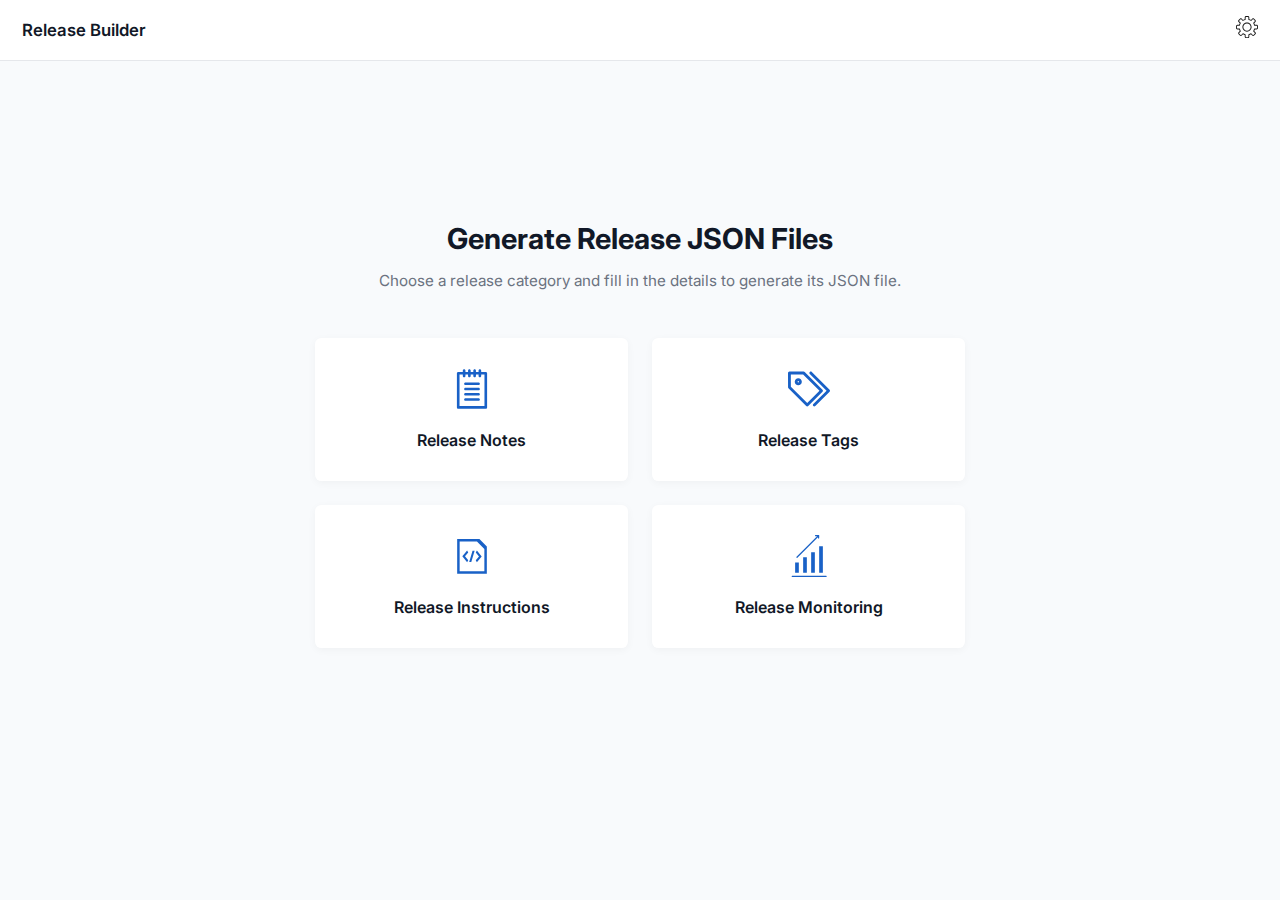
<file: index.html>
<!DOCTYPE html>
<html lang="en">
<head>
<meta charset="UTF-8">
<meta name="viewport" content="width=device-width, initial-scale=1.0">
<title>Release Builder</title>

<!-- Google Font -->
<link href="https://fonts.googleapis.com/css2?family=Inter:wght@300;400;500;600&display=swap" rel="stylesheet">

<style>
/* -----------------------------------------------------------
   THEME VARIABLES
----------------------------------------------------------- */
:root {
    --primary: #3b82f6;
    --primary-hover: #2563eb;

    --bg: #f8fafc;
    --card-bg: #ffffff;

    --text: #111827;
    --text-light: #6b7280;

    --border: #e5e7eb;
}

/* -----------------------------------------------------------
   GLOBAL
----------------------------------------------------------- */
body {
    margin: 0;
    font-family: "Inter", sans-serif;
    background: var(--bg);
    color: var(--text);
}

h1, p {
    margin: 15px;
}

/* -----------------------------------------------------------
   TOP NAVBAR (Matches your screenshot exactly)
----------------------------------------------------------- */
.navbar {
    width: 100%;
    height: 60px;
    background: white;
    border-bottom: 1px solid var(--border);
    display: flex;
    align-items: center;
    justify-content: center;
    position: sticky;
    top: 0;
    z-index: 20;
}


.nav-icon-left,
.nav-icon-right {
    position: absolute;
    top: 50%;
    transform: translateY(-50%);
    cursor: pointer;
    padding: 0.4rem;
    font-size: 1.05rem;
    font-weight: 600;
}

.nav-icon-left {
    left: 16px;
}

.nav-icon-right {
    right: 16px;
    font-size: 1.2rem;
}

.nav-icon-right img {
    width: 22px;
    opacity: 0.9;
}

/* -----------------------------------------------------------
   MAIN SECTION
----------------------------------------------------------- */
.main-container {
    max-width: 650px;
    margin: 10rem auto;
    text-align: center;
    padding: 0 1rem;
}

.title {
    font-size: 1.8rem;
    font-weight: 700;
    margin-bottom: 0.6rem;
}

.subtitle {
    color: var(--text-light);
    font-size: 0.95rem;
    margin-bottom: 3rem;
}

/* -----------------------------------------------------------
   CARD GRID (2×2, centered)
----------------------------------------------------------- */
.card-grid {
    display: grid;
    grid-template-columns: repeat(auto-fit, minmax(250px, 1fr));
    justify-content: center;
    gap: 1.5rem;
}

/* -----------------------------------------------------------
   CATEGORY CARD
----------------------------------------------------------- */
.category-card {
    background: var(--card-bg);
    padding: 1.9rem 1.7rem;
    border-radius: 0.4rem;
    /* border: 1px solid var(--border); */
    box-shadow: 0px 2px 8px rgba(0,0,0,0.04);
    cursor: pointer;
    transition: 0.2s ease;
    text-align: center;
}

.category-card:hover {
    border-color: var(--primary);
    box-shadow: 0px 6px 18px rgba(0,0,0,0.08);
    transform: translateY(-4px);
}

/* SVG Icons */
.card-icon img {
    width: 42px;
    height: 42px;
    margin-bottom: 1rem;
    opacity: 0.9;
}

.card-title {
    font-size: 1rem;
    font-weight: 600;
}

/* -----------------------------------------------------------
   SIMPLE ICONS (emoji-based, clean like screenshot)
----------------------------------------------------------- */
.icon-note { content: "📄"; }
.icon-tag { content: "🏷️"; }
.icon-steps { content: "🧭"; }
.icon-monitor { content: "📊"; }

</style>
</head>

<body>

<!-- -----------------------------------------------------------
     NAVIGATION BAR
----------------------------------------------------------- -->
<div class="navbar">
    <div class="nav-icon-left" id="menuBtn">
        Release Builder

    </div>

    

    <div class="nav-icon-right" id="settingsBtn">
        <img src="assets/settings.svg" alt="Settings">
    </div>
</div>

<!-- -----------------------------------------------------------
     MAIN
----------------------------------------------------------- -->
<div class="main-container">

    <h1 class="title">Generate Release JSON Files</h1>
    <p class="subtitle">Choose a release category and fill in the details to generate its JSON file.</p>

    <!-- CATEGORY CARDS -->
    <div class="card-grid">

        <div class="category-card" data-link="release-notes.html">
            <div class="card-icon">
                <img src="assets/notes.svg" alt="notes">
            </div>
            <div class="card-title">Release Notes</div>
        </div>

        <div class="category-card" data-link="release-tags.html">
            <div class="card-icon">
                <img src="assets/tags.svg" alt="tags">
            </div>
            <div class="card-title">Release Tags</div>
        </div>

        <div class="category-card" data-link="release-instructions.html">
            <div class="card-icon">
                <img src="assets/code.svg" alt="instructions">
            </div>
            <div class="card-title">Release Instructions</div>
        </div>

        <div class="category-card" data-link="release-monitoring.html">
            <div class="card-icon">
                <img src="assets/bar-chart.svg" alt="">
            </div>
            <div class="card-title">Release Monitoring</div>
        </div>

    </div>
</div>


<!-- -----------------------------------------------------------
     SCRIPT
----------------------------------------------------------- -->
<script>
/* Card click navigation */
document.querySelectorAll(".category-card").forEach(card => {
    card.onclick = () => {
        const link = card.dataset.link;
        localStorage.setItem("lastReleaseTool", link);
        window.location.href = link;
    };
});


</script>

</body>
</html>
</file>
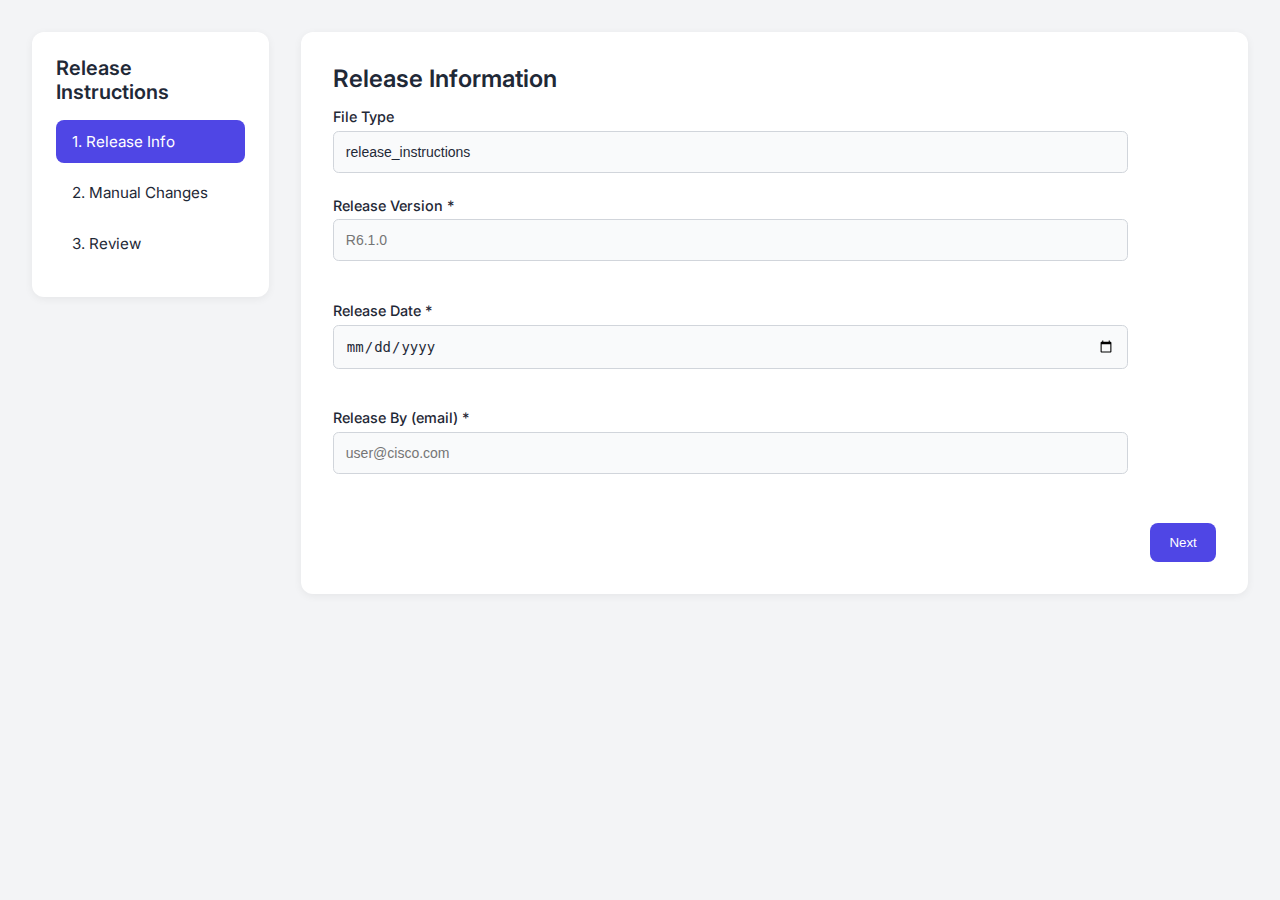
<file: release-instructions.html>
<!DOCTYPE html>
<html lang="en">
<head>
<meta charset="UTF-8" />
<meta name="viewport" content="width=device-width, initial-scale=1.0" />
<title>Release Instructions Builder</title>

<link href="https://fonts.googleapis.com/css2?family=Inter:wght@300;400;500;600&display=swap" rel="stylesheet">

<link rel="stylesheet" href="styles/main.css" />
</head>

<body>

<div class="page-container">

<!-- ===========================
     SIDEBAR NAVIGATION
=========================== -->
<div class="sidebar">
    <div class="sidebar-title">Release Instructions</div>

    <ul class="step-nav" id="stepNav">
        <li data-step="1" class="active">1. Release Info</li>
        <li data-step="2">2. Manual Changes</li>
        <li data-step="3">3. Review</li>
    </ul>
</div>

<!-- ===========================
     MAIN CONTENT
=========================== -->
<div class="wizard-content">

<!-- ===========================
     STEP 1 — RELEASE INFO
=========================== -->
<div class="step-panel active" id="step1">

    <div class="form-section-title">Release Information</div>

    <div class="form-group">
        <label class="form-label">File Type</label>
        <input class="form-input" value="release_instructions" readonly />
    </div>

    <div class="form-group">
        <label class="form-label">Release Version *</label>
        <input id="release_version" class="form-input" placeholder="R6.1.0" />
        <div id="release_version_err" class="error-msg"></div>
    </div>

    <div class="form-group">
        <label class="form-label">Release Date *</label>
        <input id="release_date" type="date" class="form-input" />
        <div id="release_date_err" class="error-msg"></div>
    </div>

    <div class="form-group">
        <label class="form-label">Release By (email) *</label>
        <input id="release_by" type="email" class="form-input" placeholder="user@cisco.com" />
        <div id="release_by_err" class="error-msg"></div>
    </div>

</div>


<!-- ===========================
     STEP 2 — MANUAL CHANGES
=========================== -->
<div class="step-panel" id="step2">

    <div class="form-section-title">Manual Changes</div>

    <div id="manual_changes_container" style="margin-top:1rem;"></div>
    <button id="add_change_btn" class="btn-primary">+ Add Instruction</button>
    <div class="error-msg" id="instruction_err"></div>

</div>


<!-- ===========================
     STEP 3 — REVIEW
=========================== -->
<div class="step-panel" id="step3">

    <div class="form-section-title">Review & Generate JSON</div>

    <pre id="json_output" class="json-preview">{}</pre>
    <div id="validation_status_box" class="small-note">
        Please validate the JSON before downloading.
    </div>

    <div id="json_errors" style="margin-bottom:12px"></div>
    <button class="btn-primary" id="validateJsonBtn">Validate JSON</button>
    <button id="copy_btn" class="btn-primary copy-btn">Copy JSON</button>
    <button id="download_btn" class="btn-primary">Download JSON</button>
    
    

</div>


<!-- ===========================
     NAVIGATION BUTTONS
=========================== -->
<div class="wizard-nav">
    <button class="btn-secondary" id="backBtn">Back</button>
    <button class="btn-primary" id="nextBtn">Next</button>
</div>

</div><!-- wizard-content -->
</div><!-- page-container -->


<!-- ===========================
     TEMPLATE — SINGLE CHANGE CARD
=========================== -->
<template id="manual_change_template">
<div class="module-card manual-change">

    <div class="module-header">
        <div>Instruction <span class="change-index"></span></div>
        
        <button class="btn-icon delete remove-change" style="float:right;">-</button>
    </div>

    <div class="form-group">
        <label class="form-label">Sequence ID *</label>
        <input type="number" class="form-input sequence_id" placeholder="Order of execution"/>
        <div class="error-msg sequence_id_err"></div>
    </div>

    <div class="form-group">
        <label class="form-label">Phase *</label>
        <select class="form-select phase">
            <option value="">-- Select --</option>
            <option>Pre-Deployment</option>
            <option>Deployment</option>
            <option>Post-Deployment</option>
        </select>
        <div class="error-msg phase_err"></div>
    </div>

    <div class="form-group">
        <label class="form-label">Category *</label>
        <select class="form-select category">
            <option value="">-- Select --</option>
            <option>IAM/Security</option>
            <option>DB/MySQL</option>
            <option>Infra/Kafka</option>
            <option>Compute</option>
            <option>Custom</option>
        </select>
        <div class="error-msg category_err"></div>
    </div>

    <div class="form-group">
        <input type="text" class="form-input custom_category_input hidden" placeholder="Enter custom category" >
        <div class="error-msg custom_category_err"></div>
    </div>

    


    <div class="form-group">
        <label class="form-label">Jira Ref</label>
        <input class="form-input jira_ref" placeholder="Jira Ticket ID" />
    </div>

    <div class="form-group">
        <label class="form-label">Owner (email)</label>
        <input class="form-input owner_email" placeholder="user@cisco.com"/>
        <div class="error-msg owner_email_err"></div>
    </div>

        <div class="form-group">
        <label class="form-label">Description *</label>
        <textarea class="form-textarea description" placeholder="Explain the change"></textarea>
        <div class="error-msg description_err"></div>
    </div>

    <div class="form-group">
        <label class="form-label">Namespaces *</label>
        <input class="form-input namespaces" placeholder="Example: core" />
        <div class="error-msg namespaces_err"></div>
    </div>

    <div class="form-group">
        <label class="form-label">Components *</label>
        <div class="chip-box components_box">
            <input class="form-input comp-input" placeholder="Press Enter to add" />
        </div>
        <div class="error-msg components_err"></div>
    </div>

    <!-- AUTOMATION FIELDS -->
    <div class="form-group">
        <label class="form-label">Automation *</label>
        <select class="form-select automation">
            <option value="">-- Select --</option>
            <option value="true">True</option>
            <option value="false">False</option>
        </select>
        <div class="error-msg automation_err"></div>
    </div>

    <div class="form-group">
        <label class="form-label">Automation Script</label>
        <textarea class="form-textarea automation_script hidden" placeholder="Enter script details"></textarea>
        <div class="error-msg automation_script_err"></div>
    </div>

    <div class="form-group">
        <label class="form-label">Restart Required *</label>
        <select class="form-select restart_required">
            <option value="">-- Select --</option>
            <option value="true">True</option>
            <option value="false">False</option>
        </select>
        <div class="error-msg restart_required_err"></div>
    </div>

    <div class="form-group">
        <label class="form-label">Downtime Required *</label>
        <select class="form-select downtime_required">
            <option value="">-- Select --</option>
            <option value="true">True</option>
            <option value="false">False</option>
        </select>
        <div class="error-msg downtime_required_err"></div>
    </div>

    <div class="form-group">
        <label class="form-label">Estimated Downtime</label>
        <input class="form-input estimated_downtime hidden" placeholder="00:30:00" />
        <div class="error-msg estimated_downtime_err"></div>
    </div>

    <div class="form-group">
        <label class="form-label">Rollback Possible *</label>
        <select class="form-select rollback_possible">
            <option value="">-- Select --</option>
            <option value="true">True</option>
            <option value="false">False</option>
        </select>
        <div class="error-msg rollback_possible_err"></div>
    </div>

    <div class="form-group">
        <label class="form-label">Risk Level *</label>
        <select class="form-select risk_level">
            <option value="">-- Select --</option>
            <option>Low</option>
            <option>Medium</option>
            <option>High</option>
            <option>Not Applicable</option>
        </select>
        <div class="error-msg risk_level_err"></div>
    </div>

    <!-- Steps -->
    <!-- Prerequisites -->
    <div class="form-group">
        <div class="subsection-title">Prerequisites</div>

        <div class="prereq_list steps-list"></div>

        <button type="button" class="btn-icon add-step-btn prereq_add_btn">
            + Add 
        </button>

        <div class="error-msg prereq_err"></div>
    </div>

    <!-- Execution Steps -->
    <div class="form-group">
        <div class="subsection-title">Execution Steps *</div>

        <div class="exec_list steps-list"></div>

        <button type="button" class="btn-icon add-step-btn exec_add_btn">
            + Add 
        </button>

        <div class="error-msg exec_err"></div>
    </div>

    <!-- Validation Steps -->
    <div class="form-group">
        <div class="subsection-title">Validation Steps *</div>

        <div class="val_list steps-list"></div>

        <button type="button" class="btn-icon add-step-btn val_add_btn">
            + Add 
        </button>

        <div class="error-msg val_err"></div>
    </div>

    <!-- Rollback Steps -->
    <div class="form-group">
        <div class="subsection-title">Rollback Steps</div>

        <div class="rb_list steps-list"></div>

        <button type="button" class="btn-icon add-step-btn rb_add_btn">
            + Add 
        </button>

        <div class="error-msg rb_err"></div>
    </div>


    <div class="form-group">
        <label class="form-label">Responsible Team *</label>
        <input class="form-input responsible_team" placeholder="Ex: Cloud Infra Team" />
        <div class="error-msg responsible_team_err"></div>
    </div>

</div>
</template>


<!-- SCRIPT -->
<script src="scripts/shared-validator.js"></script>
<script src="scripts/release-instructions-script.js"></script>

</body>
</html>
</file>
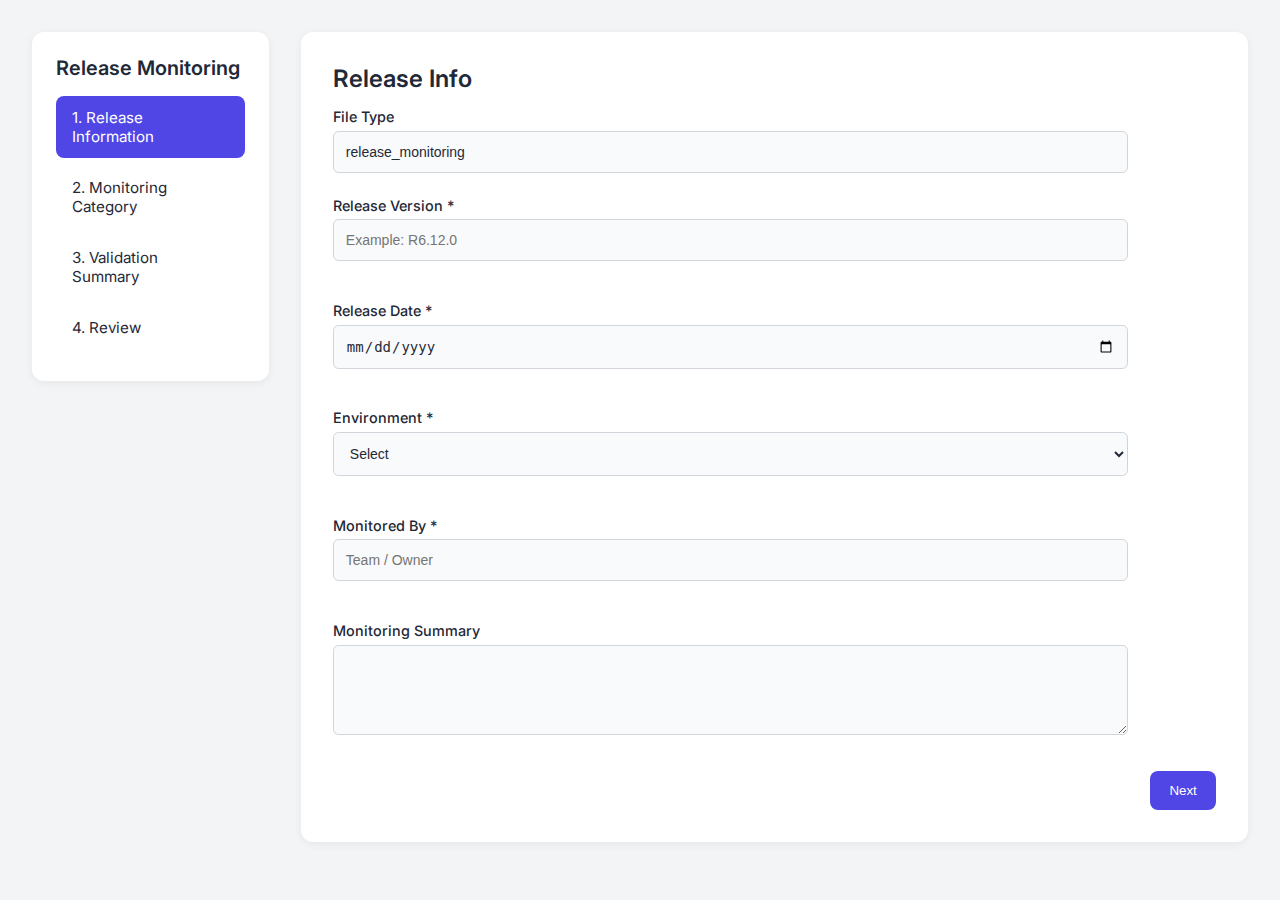
<file: release-monitoring.html>
<!DOCTYPE html>
<html lang="en">

<head>
<meta charset="UTF-8">
<meta name="viewport" content="width=device-width, initial-scale=1.0">
<title>Release Monitoring Builder</title>

<link href="https://fonts.googleapis.com/css2?family=Inter:wght@300;400;500;600&display=swap" rel="stylesheet">
<link rel="stylesheet" href="styles/main.css">
</head>

<body>

<div class="page-container">

    <!-- ===========================
         SIDEBAR
    =========================== -->
    <div class="sidebar">
        <div class="sidebar-title">Release Monitoring</div>

        <ul class="step-nav" id="stepNav">
            <li data-step="1" class="active">1. Release Information</li>
            <li data-step="2">2. Monitoring Category</li>
            <li data-step="3">3. Validation Summary</li>
            <li data-step="4">4. Review</li>
        </ul>
    </div>


    <!-- ===========================
         MAIN WIZARD CONTENT
    =========================== -->
    <div class="wizard-content">

        <!-- =======================================
             STEP 1 — Release Information
        ======================================== -->
        <div class="step-panel active" id="step1">

            <div class="form-section-title">Release Info</div>

            <div class="form-card">

                <div class="form-group">
                    <label class="form-label">File Type</label>
                    <input type="text" class="form-input" value="release_monitoring" readonly>
                </div>

                <div class="form-group">
                    <label class="form-label">Release Version *</label>
                    <input type="text" id="rm_release_version" class="form-input" placeholder="Example: R6.12.0">
                    <div class="error-msg" id="rm_release_version_err"></div>
                </div>

                <div class="form-group">
                    <label class="form-label">Release Date *</label>
                    <input type="date" id="rm_release_date" class="form-input">
                    <div class="error-msg" id="rm_release_date_err"></div>
                </div>

                <div class="form-group">
                    <label class="form-label">Environment *</label>
                    <select id="rm_environment" class="form-select">
                        <option value="">Select</option>
                        <option>Development</option>
                        <option>QA</option>
                        <option>Stage</option>
                        <option>Production</option>
                    </select>
                    <div class="error-msg" id="rm_environment_err"></div>
                </div>

                <div class="form-group">
                    <label class="form-label">Monitored By *</label>
                    <input type="text" id="rm_monitored_by" class="form-input" placeholder="Team / Owner">
                    <div class="error-msg" id="rm_monitored_by_err"></div>
                </div>

                <div class="form-group">
                    <label class="form-label">Monitoring Summary</label>
                    <textarea id="rm_monitoring_summary" class="form-textarea"></textarea>
                </div>

            </div>

        </div> <!-- END STEP 1 -->



      <!-- =======================================
     STEP 2 — CATEGORY SELECTION + DETAILS
======================================= -->
<div class="step-panel" id="step2">

    <div class="form-section-title">Monitoring Category</div>

    <div class="form-card">
        <div class="form-group">
            <label class="form-label">Select Category *</label>
            <select id="rm_category_selector" class="form-select">
                <option value="">Select Category</option>
                <option value="api_health">API Health Monitoring</option>
                <option value="exception">Exception Monitoring</option>
                <option value="infrastructure">Infrastructure Monitoring</option>
                <option value="log">Log Monitoring</option>
                <option value="aws_services">AWS Services Monitoring</option>
                <option value="queue">Queue Monitoring</option>
                <option value="alb">ALB Exceptions</option>
            </select>
            <div class="error-msg" id="rm_category_selector_err"></div>
        </div>
    </div>


    <div id="dynamicCategorySections" class="form-card">

        <!-- ========= API HEALTH ========= -->
        <section id="section_api_health" class="dynamic-section" style="display:none;">
            <div class="subsection-title">API Health Monitoring</div>
            <div id="api_health_container"></div>
            <button type="button" id="add_api_health_btn" class="btn-primary add-entry-btn" data-cat="api_health">+ Add Entry</button>
        </section>

        <!-- ========= EXCEPTION ========= -->
        <section id="section_exception" class="dynamic-section" style="display:none;">
            <div class="subsection-title">Exception Monitoring</div>
            <div id="exception_container"></div>
            <button type="button" id="add_exception_btn" class="btn-primary add-entry-btn" data-cat="exception">+ Add Entry</button>
        </section>

        <!-- ========= INFRASTRUCTURE ========= -->
        <section id="section_infrastructure" class="dynamic-section" style="display:none;">
            <div class="subsection-title">Infrastructure Monitoring</div>
            <div id="infrastructure_container"></div>
            <button type="button" id="add_infra_btn" class="btn-primary add-entry-btn" data-cat="infrastructure">+ Add Entry</button>
        </section>

        <!-- ========= LOG ========= -->
        <section id="section_log" class="dynamic-section" style="display:none;">
            <div class="subsection-title">Log Monitoring</div>
            <div id="log_container"></div>
            <button type="button" id="add_log_btn" class="btn-primary add-entry-btn" data-cat="log">+ Add Entry</button>
        </section>

        <!-- ========= AWS SERVICES ========= -->
        <section id="section_aws_services" class="dynamic-section" style="display:none;">
            <div class="subsection-title">AWS Services Monitoring</div>
            <div id="aws_container"></div>
            <button type="button" id="add_aws_btn" class="btn-primary add-entry-btn" data-cat="aws_services">+ Add Entry</button>
        </section>

        <!-- ========= QUEUE ========= -->
        <section id="section_queue" class="dynamic-section" style="display:none;">
            <div class="subsection-title">Queue Monitoring</div>
            <div id="queue_container"></div>
            <button type="button" id="add_queue_btn" class="btn-primary add-entry-btn" data-cat="queue">+ Add Entry</button>
        </section>

        <!-- ========= ALB ========= -->
        <section id="section_alb" class="dynamic-section" style="display:none;">
            <div class="subsection-title">ALB Exceptions</div>
            <div id="alb_container"></div>
            <button type="button" id="add_alb_btn" class="btn-primary add-entry-btn" data-cat="alb">+ Add Entry</button>
        </section>

    </div>
</div>

<!-- ==========================
     TEMPLATES FOR EACH ENTRY
=========================== -->


<!-- API Health Monitoring -->
<template id="template_api_health">
<div class="entry-card">
    <div class="entry-header">
        <span class="entry-title">Entry</span>
        <button type="button" class="btn-icon remove-entry">-</button>
    </div>

    <div class="form-group">
        <label class="form-label">Alert Source *</label>
        <select class="form-select alert_source" multiple>
            <option>Pingdom</option>
            <option>Grafana</option>
            <option>IMImonitor</option>
            <option>AWS CloudWatch</option>
            <option>Bespoke</option>
            <option>Lambda</option>
        </select>
        <div class="error-msg alert_source_err"></div>
    </div>

    <div class="form-group">
        <label class="form-label">Endpoint Name *</label>
        <input type="text" class="form-input endpoint_name">
        <div class="error-msg endpoint_name_err"></div>
    </div>

    <div class="form-group">
        <label class="form-label">Alert Action *</label>
        <select class="form-select alert_action">
            <option value="">Select</option>
            <option>add</option>
            <option>update</option>
            <option>delete</option>
        </select>
        <div class="error-msg alert_action_err"></div>
    </div>

    <div class="form-group">
        <label class="form-label">Alert Channel *</label>
        <select class="form-select alert_channel" multiple>
            <option>PagerDuty</option>
            <option>ServiceNow</option>
            <option>Email</option>
        </select>
        <div class="error-msg alert_channel_err"></div>
    </div>

    <div class="form-group">
        <label class="form-label">Alert Owner</label>
        <input type="text" class="form-input alert_owner">
        <div class="error-msg alert_owner_err"></div>
    </div>

    <div class="form-group">
        <label class="form-label">Endpoint URL *</label>
        <input type="text" class="form-input endpoint_url">
        <div class="error-msg endpoint_url_err"></div>
    </div>

    <div class="form-group">
        <label class="form-label">Check Type *</label>
        <select class="form-select check_type">
            <option value="">Select</option>
            <option>HTTP</option>
            <option>HTTPS</option>
        </select>
        <div class="error-msg check_type_err"></div>
    </div>

    <div class="form-group">
        <label class="form-label">Expected Status Codes</label>
        <input type="text" class="form-input expected_status_codes">
        <div class="error-msg expected_status_codes_err"></div>
    </div>

    <div class="form-group">
        <label class="form-label">Latency Threshold (ms)</label>
        <input type="number" class="form-input latency_threshold_ms">
        <div class="error-msg latency_threshold_ms_err"></div>
    </div>

    <div class="form-group">
        <label class="form-label">Check Frequency (sec)</label>
        <input type="number" class="form-input check_frequency_sec">
        <div class="error-msg check_frequency_sec_err"></div>
    </div>

    <div class="form-group">
        <label class="form-label">Alert Priority *</label>
        <select class="form-select alert_priority">
            <option value="">Select</option>
            <option>P1</option>
            <option>P2</option>
            <option>P3</option>
        </select>
        <div class="error-msg alert_priority_err"></div>
    </div>

    <div class="form-group">
        <label class="form-label">Alert Condition *</label>
        <textarea class="form-textarea alert_condition"></textarea>
        <div class="error-msg alert_condition_err"></div>
    </div>

    <div class="form-group">
        <label class="form-label">Alert Reason *</label>
        <textarea class="form-textarea alert_reason"></textarea>
        <div class="error-msg alert_reason_err"></div>
    </div>

    <div class="form-group">
        <label class="form-label">Monitoring Interval</label>
        <input type="text" class="form-input monitoring_interval">
        <div class="error-msg monitoring_interval_err"></div>
    </div>

    <div class="form-group">
        <label class="form-label">Remediation Actions *</label>
        <button type="button" class="btn-secondary add-remediation">+ Add Action</button>
        <div class="chip-box remediation_actions"></div>
        <div class="error-msg remediation_actions_err"></div>
    </div>
</div>
</template>



<!-- Exception Monitoring -->

<template id="template_exception">
<div class="entry-card">
    <div class="entry-header">
        <span class="entry-title">Entry</span>
        <button type="button" class="btn-icon remove-entry">-</button>
    </div>

    <!-- Alert Source -->
    <div class="form-group">
        <label class="form-label">Alert Source *</label>
        <select class="form-select alert_source" multiple>
            <option>Pingdom</option>
            <option>Grafana</option>
            <option>IMImonitor</option>
            <option>AWS CloudWatch</option>
            <option>Bespoke</option>
            <option>Lambda</option>
        </select>
        <div class="error-msg field_err"></div>
    </div>

    <!-- Alert Action -->
    <div class="form-group">
        <label class="form-label">Alert Action *</label>
        <select class="form-select alert_action">
            <option value="">Select</option>
            <option>add</option>
            <option>update</option>
            <option>delete</option>
        </select>
        <div class="error-msg field_err"></div>
    </div>

    <!-- Alert Channel -->
    <div class="form-group">
        <label class="form-label">Alert Channel *</label>
        <select class="form-select alert_channel" multiple>
            <option>PagerDuty</option>
            <option>ServiceNow</option>
            <option>Email</option>
        </select>
        <div class="error-msg field_err"></div>
    </div>

    <!-- Alert Owner -->
    <div class="form-group">
        <label class="form-label">Alert Owner</label>
        <input type="text" class="form-input alert_owner">
        <div class="error-msg field_err"></div>
    </div>

    <!-- Index Name -->
    <div class="form-group">
        <label class="form-label">Index Name *</label>
        <input type="text" class="form-input index_name">
        <div class="error-msg field_err"></div>
    </div>

    <!-- Timestamp Field -->
    <div class="form-group">
        <label class="form-label">Timestamp Field *</label>
        <input type="text" class="form-input timestamp_field">
        <div class="error-msg field_err"></div>
    </div>

    <!-- Monitoring Fields -->
    <div class="form-group">
        <label class="form-label">Monitoring Fields</label>
        <input type="text" class="form-input monitoring_fields">
        <div class="error-msg field_err"></div>
    </div>

    <!-- Monitoring Interval -->
    <div class="form-group">
        <label class="form-label">Monitoring Interval</label>
        <input type="text" class="form-input monitoring_interval">
        <div class="error-msg field_err"></div>
    </div>

    <!-- Alert Condition -->
    <div class="form-group">
        <label class="form-label">Alert Condition *</label>
        <textarea class="form-textarea alert_condition"></textarea>
        <div class="error-msg field_err"></div>
    </div>

    <!-- Alert Reason -->
    <div class="form-group">
        <label class="form-label">Alert Reason *</label>
        <textarea class="form-textarea alert_reason"></textarea>
        <div class="error-msg field_err"></div>
    </div>

    <!-- Sample Query -->
    <div class="form-group">
        <label class="form-label">Sample Query</label>
        <textarea class="form-textarea sample_query"></textarea>
        <div class="error-msg field_err"></div>
    </div>

    <!-- Alert Priority -->
    <div class="form-group">
        <label class="form-label">Alert Priority *</label>
        <select class="form-select alert_priority">
            <option value="">Select</option>
            <option>P1</option>
            <option>P2</option>
            <option>P3</option>
        </select>
        <div class="error-msg field_err"></div>
    </div>

    <!-- Remediation Actions -->
    <div class="form-group">
        <label class="form-label">Remediation Actions *</label>
        <button type="button" class="btn-secondary add-remediation">+ Add Action</button>

        <div class="chip-box remediation_actions"></div>
        <div class="error-msg field_err"></div>
    </div>

</div>
</template>



<!-- Infrastructure Monitoring -->

<template id="template_infrastructure">
<div class="entry-card">
    <div class="entry-header">
        <span class="entry-title">Entry</span>
        <button type="button" class="btn-icon remove-entry">-</button>
    </div>

    <!-- Alert Source -->
    <div class="form-group">
        <label class="form-label">Alert Source *</label>
        <select class="form-select alert_source" multiple>
            <option>Pingdom</option>
            <option>Grafana</option>
            <option>IMImonitor</option>
            <option>AWS CloudWatch</option>
            <option>Bespoke</option>
            <option>Lambda</option>
        </select>
        <div class="error-msg alert_source_err"></div>
    </div>

    <!-- Alert Action -->
    <div class="form-group">
        <label class="form-label">Alert Action *</label>
        <select class="form-select alert_action">
            <option value="">Select</option>
            <option>add</option>
            <option>update</option>
            <option>delete</option>
        </select>
        <div class="error-msg alert_action_err"></div>
    </div>

    <!-- Alert Channel -->
    <div class="form-group">
        <label class="form-label">Alert Channel *</label>
        <select class="form-select alert_channel" multiple>
            <option>PagerDuty</option>
            <option>ServiceNow</option>
            <option>Email</option>
        </select>
        <div class="error-msg alert_channel_err"></div>
    </div>

    <!-- Owner -->
    <div class="form-group">
        <label class="form-label">Alert Owner</label>
        <input type="text" class="form-input alert_owner">
        <div class="error-msg alert_owner_err"></div>
    </div>

    <!-- Dashboard Name -->
    <div class="form-group">
        <label class="form-label">Dashboard Name *</label>
        <input type="text" class="form-input dashboard_name">
        <div class="error-msg dashboard_name_err"></div>
    </div>

    <!-- Panel Name -->
    <div class="form-group">
        <label class="form-label">Panel Name *</label>
        <input type="text" class="form-input panel_name">
        <div class="error-msg panel_name_err"></div>
    </div>

    <!-- Datasource -->
    <div class="form-group">
        <label class="form-label">Datasource</label>
        <input type="text" class="form-input datasource">
        <div class="error-msg datasource_err"></div>
    </div>

    <!-- Metric Query -->
    <div class="form-group">
        <label class="form-label">Metric Query *</label>
        <textarea class="form-textarea metric_query"></textarea>
        <div class="error-msg metric_query_err"></div>
    </div>

    <!-- Threshold Value -->
    <div class="form-group">
        <label class="form-label">Threshold Value</label>
        <input type="number" class="form-input threshold_value">
        <div class="error-msg threshold_value_err"></div>
    </div>

    <!-- Threshold Unit -->
    <div class="form-group">
        <label class="form-label">Threshold Unit</label>
        <select class="form-select threshold_unit">
            <option value="">Select</option>
            <option>Percent</option>
            <option>Count</option>
            <option>Bytes</option>
        </select>
        <div class="error-msg threshold_unit_err"></div>
    </div>

    <!-- Evaluation Interval -->
    <div class="form-group">
        <label class="form-label">Evaluation Interval</label>
        <input type="text" class="form-input evaluation_interval">
        <div class="error-msg evaluation_interval_err"></div>
    </div>

    <!-- Alert Priority -->
    <div class="form-group">
        <label class="form-label">Alert Priority *</label>
        <select class="form-select alert_priority">
            <option value="">Select</option>
            <option>P1</option>
            <option>P2</option>
            <option>P3</option>
        </select>
        <div class="error-msg alert_priority_err"></div>
    </div>

    <!-- Alert Condition -->
    <div class="form-group">
        <label class="form-label">Alert Condition *</label>
        <textarea class="form-textarea alert_condition"></textarea>
        <div class="error-msg alert_condition_err"></div>
    </div>

    <!-- Alert Reason -->
    <div class="form-group">
        <label class="form-label">Alert Reason *</label>
        <textarea class="form-textarea alert_reason"></textarea>
        <div class="error-msg alert_reason_err"></div>
    </div>

    <!-- Remediation Actions -->
    <div class="form-group">
        <label class="form-label">Remediation Actions *</label>
        <button type="button" class="btn-secondary add-remediation">+ Add Action</button>
        <div class="chip-box remediation_actions"></div>
        <div class="error-msg remediation_actions_err"></div>
    </div>

</div>
</template>


<!-- Log Monitoring -->


<template id="template_log">
<div class="entry-card">

    <div class="entry-header">
        <span class="entry-title">Entry</span>
        <button type="button" class="btn-icon remove-entry">-</button>
    </div>

    <!-- Alert Source -->
    <div class="form-group">
        <label class="form-label">Alert Source *</label>
        <select class="form-select alert_source" multiple>
            <option>Pingdom</option>
            <option>Grafana</option>
            <option>IMImonitor</option>
            <option>AWS CloudWatch</option>
            <option>Bespoke</option>
            <option>Lambda</option>
        </select>
        <div class="error-msg alert_source_err"></div>
    </div>

    <!-- Alert Action -->
    <div class="form-group">
        <label class="form-label">Alert Action *</label>
        <select class="form-select alert_action">
            <option value="">Select</option>
            <option>add</option>
            <option>update</option>
            <option>delete</option>
        </select>
        <div class="error-msg alert_action_err"></div>
    </div>

    <!-- Alert Channel -->
    <div class="form-group">
        <label class="form-label">Alert Channel *</label>
        <select class="form-select alert_channel" multiple>
            <option>PagerDuty</option>
            <option>ServiceNow</option>
            <option>Email</option>
        </select>
        <div class="error-msg alert_channel_err"></div>
    </div>

    <!-- Alert Owner -->
    <div class="form-group">
        <label class="form-label">Alert Owner</label>
        <input type="text" class="form-input alert_owner">
        <div class="error-msg alert_owner_err"></div>
    </div>

    <!-- Index Name -->
    <div class="form-group">
        <label class="form-label">Index Name *</label>
        <input type="text" class="form-input index_name">
        <div class="error-msg index_name_err"></div>
    </div>

    <!-- Timestamp Field -->
    <div class="form-group">
        <label class="form-label">Timestamp Field *</label>
        <input type="text" class="form-input timestamp_field">
        <div class="error-msg timestamp_field_err"></div>
    </div>

    <!-- Monitoring Fields -->
    <div class="form-group">
        <label class="form-label">Monitoring Fields</label>
        <input type="text" class="form-input monitoring_fields">
        <div class="error-msg monitoring_fields_err"></div>
    </div>

    <!-- Monitoring Interval -->
    <div class="form-group">
        <label class="form-label">Monitoring Interval</label>
        <input type="text" class="form-input monitoring_interval">
        <div class="error-msg monitoring_interval_err"></div>
    </div>

    <!-- Alert Condition -->
    <div class="form-group">
        <label class="form-label">Alert Condition *</label>
        <textarea class="form-textarea alert_condition"></textarea>
        <div class="error-msg alert_condition_err"></div>
    </div>

    <!-- Alert Reason -->
    <div class="form-group">
        <label class="form-label">Alert Reason *</label>
        <textarea class="form-textarea alert_reason"></textarea>
        <div class="error-msg alert_reason_err"></div>
    </div>

    <!-- Sample Query -->
    <div class="form-group">
        <label class="form-label">Sample Query</label>
        <textarea class="form-textarea sample_query"></textarea>
        <div class="error-msg sample_query_err"></div>
    </div>

    <!-- Threshold Count -->
    <div class="form-group">
        <label class="form-label">Threshold Count</label>
        <input type="number" class="form-input threshold_count">
        <div class="error-msg threshold_count_err"></div>
    </div>

    <!-- Threshold Period -->
    <div class="form-group">
        <label class="form-label">Threshold Period (min)</label>
        <input type="number" class="form-input threshold_period_min">
        <div class="error-msg threshold_period_min_err"></div>
    </div>

    <!-- Alert Priority -->
    <div class="form-group">
        <label class="form-label">Alert Priority *</label>
        <select class="form-select alert_priority">
            <option value="">Select</option>
            <option>P1</option>
            <option>P2</option>
            <option>P3</option>
        </select>
        <div class="error-msg alert_priority_err"></div>
    </div>

    <!-- Remediation Actions -->
    <div class="form-group">
        <label class="form-label">Remediation Actions *</label>
        <button type="button" class="btn-secondary add-remediation">+ Add Action</button>
        <div class="chip-box remediation_actions"></div>
        <div class="error-msg remediation_actions_err"></div>
    </div>

</div>
</template>



<!-- AWS Services Monitoring -->


<template id="template_aws_services">
<div class="entry-card">

    <div class="entry-header">
        <span class="entry-title">Entry</span>
        <button type="button" class="btn-icon remove-entry">-</button>
    </div>

    <!-- Alert Source -->
    <div class="form-group">
        <label class="form-label">Alert Source *</label>
        <select class="form-select alert_source" multiple>
            <option>Pingdom</option>
            <option>Grafana</option>
            <option>IMImonitor</option>
            <option>AWS CloudWatch</option>
            <option>Bespoke</option>
            <option>Lambda</option>
        </select>
        <div class="error-msg alert_source_err"></div>
    </div>

    <!-- Service Name -->
    <div class="form-group">
        <label class="form-label">Service Name *</label>
        <select class="form-select service_name">
            <option value="">Select</option>
            <option>S3</option>
            <option>Lambda</option>
            <option>MKS</option>
            <option>EKS</option>
        </select>
        <div class="error-msg service_name_err"></div>
    </div>

    <!-- Alert Action -->
    <div class="form-group">
        <label class="form-label">Alert Action *</label>
        <select class="form-select alert_action">
            <option value="">Select</option>
            <option>add</option>
            <option>update</option>
            <option>delete</option>
        </select>
        <div class="error-msg alert_action_err"></div>
    </div>

    <!-- Alert Channel -->
    <div class="form-group">
        <label class="form-label">Alert Channel *</label>
        <select class="form-select alert_channel" multiple>
            <option>PagerDuty</option>
            <option>ServiceNow</option>
            <option>Email</option>
        </select>
        <div class="error-msg alert_channel_err"></div>
    </div>

    <!-- Alert Owner -->
    <div class="form-group">
        <label class="form-label">Alert Owner</label>
        <input type="text" class="form-input alert_owner">
        <div class="error-msg alert_owner_err"></div>
    </div>

    <!-- Metric Name -->
    <div class="form-group">
        <label class="form-label">Metric Name *</label>
        <input type="text" class="form-input metric_name">
        <div class="error-msg metric_name_err"></div>
    </div>

    <!-- Namespace -->
    <div class="form-group">
        <label class="form-label">Namespace *</label>
        <input type="text" class="form-input namespace">
        <div class="error-msg namespace_err"></div>
    </div>

    <!-- Alert Condition -->
    <div class="form-group">
        <label class="form-label">Alert Condition *</label>
        <textarea class="form-textarea alert_condition"></textarea>
        <div class="error-msg alert_condition_err"></div>
    </div>

    <!-- Threshold -->
    <div class="form-group">
        <label class="form-label">Threshold *</label>
        <input type="number" class="form-input threshold">
        <div class="error-msg threshold_err"></div>
    </div>

    <!-- Comparison Operator -->
    <div class="form-group">
        <label class="form-label">Comparison Operator *</label>
        <select class="form-select comparison_operator">
            <option value="">Select</option>
            <option>GreaterThan</option>
            <option>LessThan</option>
            <option>GreaterThanOrEqualToThreshold</option>
        </select>
        <div class="error-msg comparison_operator_err"></div>
    </div>

    <!-- Alert Priority -->
    <div class="form-group">
        <label class="form-label">Alert Priority *</label>
        <select class="form-select alert_priority">
            <option value="">Select</option>
            <option>P1</option>
            <option>P2</option>
            <option>P3</option>
        </select>
        <div class="error-msg alert_priority_err"></div>
    </div>

    <!-- Remediation Actions -->
    <div class="form-group">
        <label class="form-label">Remediation Actions *</label>
        <button type="button" class="btn-secondary add-remediation">+ Add Action</button>
        <div class="chip-box remediation_actions"></div>
        <div class="error-msg remediation_actions_err"></div>
    </div>

</div>
</template>


<!-- Queue Monitoring -->

<template id="template_queue">
<div class="entry-card">

    <div class="entry-header">
        <span class="entry-title">Entry</span>
        <button type="button" class="btn-icon remove-entry">-</button>
    </div>

    <!-- Alert Source -->
    <div class="form-group">
        <label class="form-label">Alert Source *</label>
        <select class="form-select alert_source" multiple>
            <option>Pingdom</option>
            <option>Grafana</option>
            <option>IMImonitor</option>
            <option>AWS CloudWatch</option>
            <option>Bespoke</option>
            <option>Lambda</option>
        </select>
        <div class="error-msg alert_source_err"></div>
    </div>

    <!-- Alert Action -->
    <div class="form-group">
        <label class="form-label">Alert Action *</label>
        <select class="form-select alert_action">
            <option value="">Select</option>
            <option>add</option>
            <option>update</option>
            <option>delete</option>
        </select>
        <div class="error-msg alert_action_err"></div>
    </div>

    <!-- Alert Channel -->
    <div class="form-group">
        <label class="form-label">Alert Channel *</label>
        <select class="form-select alert_channel" multiple>
            <option>PagerDuty</option>
            <option>ServiceNow</option>
            <option>Email</option>
        </select>
        <div class="error-msg alert_channel_err"></div>
    </div>

    <!-- Alert Owner -->
    <div class="form-group">
        <label class="form-label">Alert Owner</label>
        <input type="text" class="form-input alert_owner">
        <div class="error-msg alert_owner_err"></div>
    </div>

    <!-- Queue Name -->
    <div class="form-group">
        <label class="form-label">Queue Name *</label>
        <input type="text" class="form-input queue_name">
        <div class="error-msg queue_name_err"></div>
    </div>

    <!-- Index Name -->
    <div class="form-group">
        <label class="form-label">Index Name *</label>
        <input type="text" class="form-input index_name">
        <div class="error-msg index_name_err"></div>
    </div>

    <!-- Threshold Value -->
    <div class="form-group">
        <label class="form-label">Threshold Value *</label>
        <input type="number" class="form-input threshold_value">
        <div class="error-msg threshold_value_err"></div>
    </div>

    <!-- Threshold Unit -->
    <div class="form-group">
        <label class="form-label">Threshold Unit *</label>
        <select class="form-select threshold_unit">
            <option value="">Select</option>
            <option>Messages</option>
            <option>Count</option>
        </select>
        <div class="error-msg threshold_unit_err"></div>
    </div>

    <!-- Monitoring Interval -->
    <div class="form-group">
        <label class="form-label">Monitoring Interval</label>
        <input type="text" class="form-input monitoring_interval">
        <div class="error-msg monitoring_interval_err"></div>
    </div>

    <!-- Alert Priority -->
    <div class="form-group">
        <label class="form-label">Alert Priority *</label>
        <select class="form-select alert_priority">
            <option value="">Select</option>
            <option>P1</option>
            <option>P2</option>
            <option>P3</option>
        </select>
        <div class="error-msg alert_priority_err"></div>
    </div>

    <!-- Alert Condition -->
    <div class="form-group">
        <label class="form-label">Alert Condition *</label>
        <textarea class="form-textarea alert_condition"></textarea>
        <div class="error-msg alert_condition_err"></div>
    </div>

    <!-- Alert Reason -->
    <div class="form-group">
        <label class="form-label">Alert Reason *</label>
        <textarea class="form-textarea alert_reason"></textarea>
        <div class="error-msg alert_reason_err"></div>
    </div>

    <!-- Remediation Actions -->
    <div class="form-group">
        <label class="form-label">Remediation Actions *</label>
        <button type="button" class="btn-secondary add-remediation">+ Add Action</button>
        <div class="chip-box remediation_actions"></div>
        <div class="error-msg remediation_actions_err"></div>
    </div>
</div>
</template>



<!-- ALB Exceptions -->

<template id="template_alb">
<div class="entry-card">

    <div class="entry-header">
        <span class="entry-title">Entry</span>
        <button type="button" class="btn-icon remove-entry">-</button>
    </div>

    <!-- Alert Source -->
    <div class="form-group">
        <label class="form-label">Alert Source *</label>
        <select class="form-select alert_source" multiple>
            <option>Pingdom</option>
            <option>Grafana</option>
            <option>IMImonitor</option>
            <option>AWS CloudWatch</option>
            <option>Bespoke</option>
            <option>Lambda</option>
            <option>Athena</option>
        </select>
        <div class="error-msg alert_source_err"></div>
    </div>

    <!-- Alert Action -->
    <div class="form-group">
        <label class="form-label">Alert Action *</label>
        <select class="form-select alert_action">
            <option value="">Select</option>
            <option>add</option>
            <option>update</option>
            <option>delete</option>
        </select>
        <div class="error-msg alert_action_err"></div>
    </div>

    <!-- Alert Channel -->
    <div class="form-group">
        <label class="form-label">Alert Channel *</label>
        <select class="form-select alert_channel" multiple>
            <option>PagerDuty</option>
            <option>ServiceNow</option>
            <option>Email</option>
        </select>
        <div class="error-msg alert_channel_err"></div>
    </div>

    <!-- Alert Owner -->
    <div class="form-group">
        <label class="form-label">Alert Owner</label>
        <input type="text" class="form-input alert_owner" placeholder="user@cisco.com">
        <div class="error-msg alert_owner_err"></div>
    </div>

    <!-- ALB Name -->
    <div class="form-group">
        <label class="form-label">ALB Name *</label>
        <input type="text" class="form-input alb_name">
        <div class="error-msg alb_name_err"></div>
    </div>

    <!-- Metric Name -->
    <div class="form-group">
        <label class="form-label">Metric Name *</label>
        <input type="text" class="form-input metric_name">
        <div class="error-msg metric_name_err"></div>
    </div>

    <!-- Threshold Value -->
    <div class="form-group">
        <label class="form-label">Threshold Value *</label>
        <input type="number" class="form-input threshold_value">
        <div class="error-msg threshold_value_err"></div>
    </div>

    <!-- Threshold Unit -->
    <div class="form-group">
        <label class="form-label">Threshold Unit</label>
        <select class="form-select threshold_unit">
            <option value="">Select</option>
            <option>Count</option>
            <option>Percent</option>
        </select>
        <div class="error-msg threshold_unit_err"></div>
    </div>

    <!-- Evaluation Interval -->
    <div class="form-group">
        <label class="form-label">Evaluation Interval</label>
        <input type="text" class="form-input evaluation_interval">
        <div class="error-msg evaluation_interval_err"></div>
    </div>

    <!-- Alert Priority -->
    <div class="form-group">
        <label class="form-label">Alert Priority *</label>
        <select class="form-select alert_priority">
            <option value="">Select</option>
            <option>P1</option>
            <option>P2</option>
            <option>P3</option>
        </select>
        <div class="error-msg alert_priority_err"></div>
    </div>

    <!-- Alert Condition -->
    <div class="form-group">
        <label class="form-label">Alert Condition *</label>
        <textarea class="form-textarea alert_condition"></textarea>
        <div class="error-msg alert_condition_err"></div>
    </div>

    <!-- Alert Reason -->
    <div class="form-group">
        <label class="form-label">Alert Reason *</label>
        <textarea class="form-textarea alert_reason"></textarea>
        <div class="error-msg alert_reason_err"></div>
    </div>

    <!-- Athena Query -->
    <div class="form-group">
        <label class="form-label">Athena Query</label>
        <textarea class="form-textarea athena_query"></textarea>
        <div class="error-msg athena_query_err"></div>
    </div>

    <!-- Remediation Actions -->
    <div class="form-group">
        <label class="form-label">Remediation Actions *</label>
        <button type="button" class="btn-secondary add-remediation">+ Add Action</button>
        <div class="chip-box remediation_actions"></div>
        <div class="error-msg remediation_actions_err"></div>
    </div>

</div>
</template>










        <!-- =======================================
             STEP 3 — VALIDATION SUMMARY
        ======================================== -->
        <div class="step-panel" id="step3">

            <div class="form-section-title">Validation Summary</div>

            <div id="validation_results" class="validation-list"></div>

            <div class="form-card">

                <div class="form-group">
                    <label class="form-label">Validated By *</label>
                    <input type="email" id="validated_by" class="form-input" placeholder="user@cisco.com">
                    <div class="error-msg" id="validated_by_err"></div>
                </div>

                <div class="form-group">
                    <label class="form-label">Validation Status *</label>
                    <select id="validation_status" class="form-select">
                        <option value="">Select Status</option>
                        <option>Completed Successfully</option>
                        <option>Failed</option>
                        <option>Partially Completed</option>
                    </select>
                    <div class="error-msg" id="validation_status_err"></div>
                </div>

                <div class="form-group">
                    <label class="form-label">Last Validated On</label>
                    <input 
                        type="text" 
                        id="last_validated_on" 
                        class="form-input" 
                        placeholder="YYYY-MM-DD HH:MM:SS"
                    >
                    <div class="error-msg" id="last_validated_on_err"></div>
                </div>

                <div class="form-group">
                    <label class="form-label">Validation Comments</label>
                    <textarea id="validation_comments" class="form-textarea"></textarea>
                </div>

            </div>

        </div><!-- END STEP 3 -->



        <!-- =======================================
             STEP 4 — REVIEW
        ======================================== -->
        <div class="step-panel" id="step4">

            <div class="form-section-title">Review & Generate JSON</div>

            <pre id="json_output" class="json-preview">{}</pre>

            <div id="validation_status_box" class="small-note">
                Please validate the JSON before downloading.
            </div>
            <div id="json_errors" style="margin-bottom:12px"></div>

            <button class="btn-primary" id="validateJsonBtn">Validate JSON</button>
            <button class="btn-primary copy-btn" id="copyBtn">Copy JSON</button>
            <button id="download_btn" class="btn-primary" disabled>Download JSON</button>

            


        </div><!-- END STEP 4 -->



        <!-- NAVIGATION BUTTONS -->
        <div class="wizard-nav">
            <button class="btn-secondary" id="backBtn">Back</button>
            <button class="btn-primary" id="nextBtn">Next</button>
        </div>

    </div><!-- wizard-content -->
</div><!-- page-container -->

<script src="scripts/shared-validator.js"></script>
<script src="scripts/release-monitoring-script.js"></script>

</body>
</html>
</file>
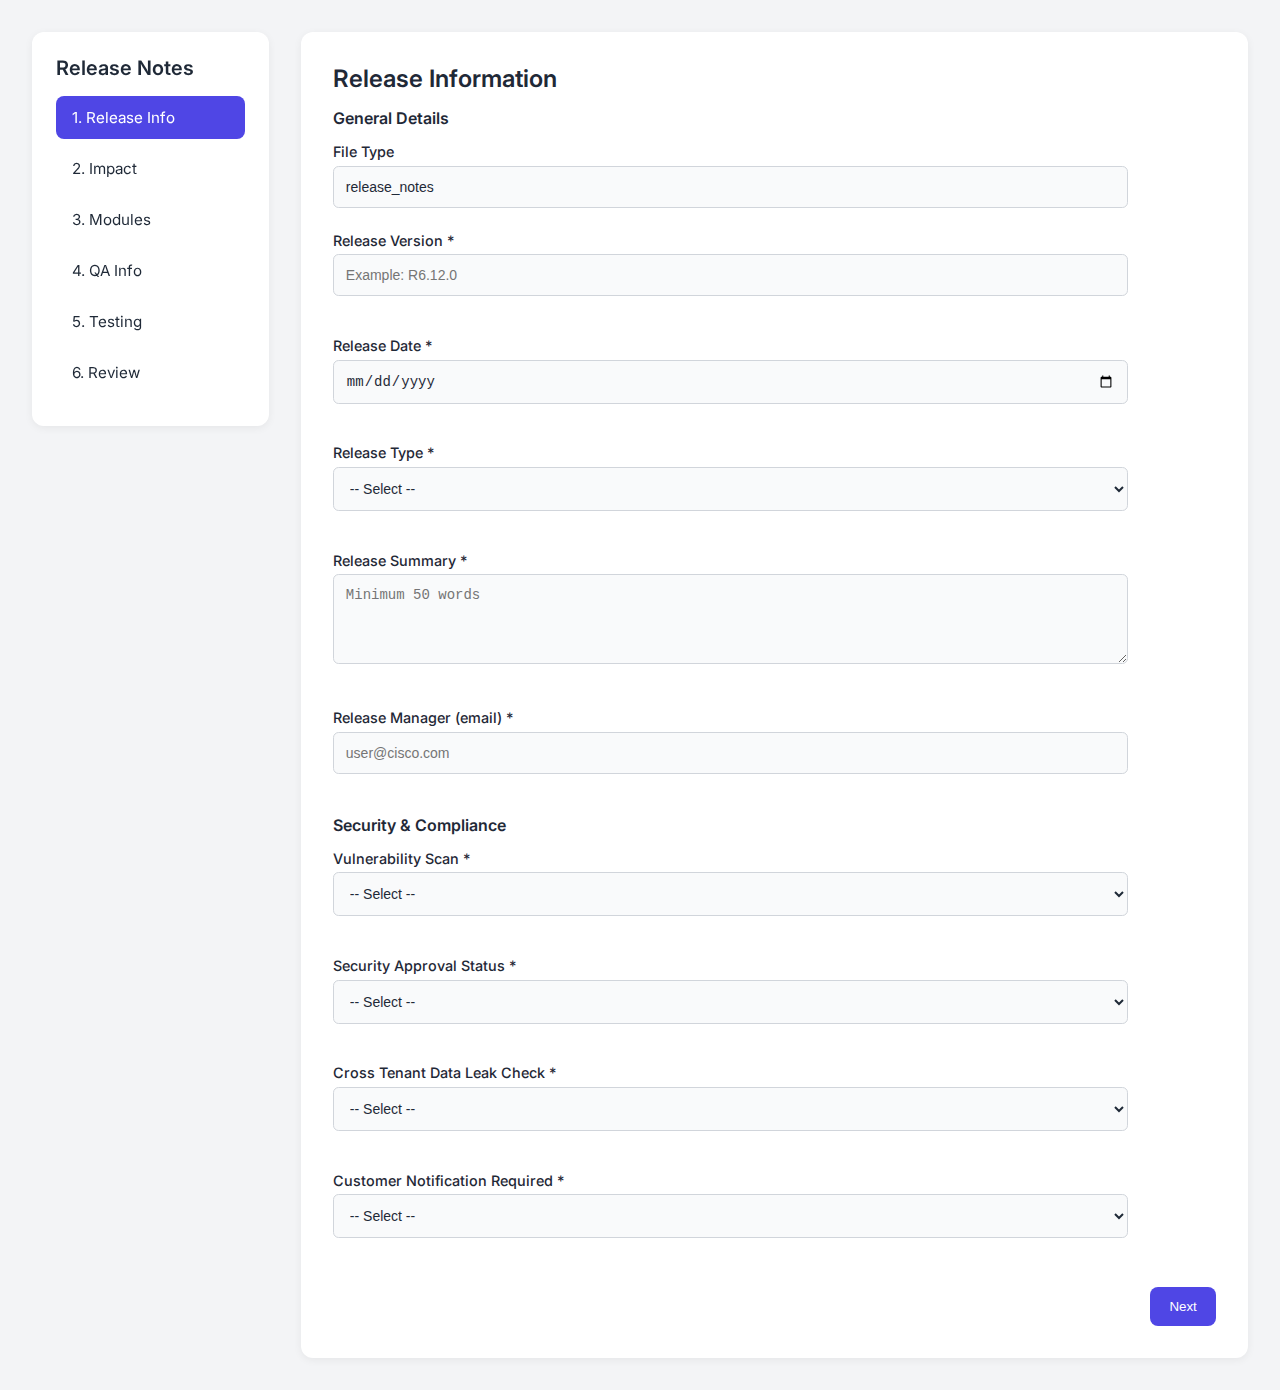
<file: release-notes.html>
<!DOCTYPE html>
<html lang="en">

<head>
<meta charset="UTF-8">
<meta name="viewport" content="width=device-width, initial-scale=1.0">
<title>Release Notes Builder</title>

<!-- Google Fonts -->
<link href="https://fonts.googleapis.com/css2?family=Inter:wght@300;400;500;600&display=swap" rel="stylesheet">

<link rel="stylesheet" href="styles/main.css">

</head>

<body>

<div class="page-container">

<!-- ===========================
     SIDEBAR NAVIGATION
=========================== -->
<div class="sidebar">
    <div class="sidebar-title">Release Notes</div>

    <ul class="step-nav" id="stepNav">
        <li data-step="1" class="active">1. Release Info</li>
        <li data-step="2">2. Impact</li>
        <li data-step="3">3. Modules</li>
        <li data-step="4">4. QA Info</li>
        <li data-step="5">5. Testing</li>
        <li data-step="6">6. Review</li>
    </ul>
</div>

<!-- ===========================
     WIZARD CONTENT
=========================== -->
<div class="wizard-content">

<!-- STEP 1 -->
<div class="step-panel active" id="step1">
    <div class="form-section-title">Release Information</div>

    <div class="subsection">
        <div class="subsection-title">General Details</div>

    <div class="form-group">
        <label class="form-label">File Type</label>
        <input type="text" class="form-input" value="release_notes" disabled >
    </div>

        <div class="form-group">
            <label class="form-label">Release Version *</label>
            <input id="release_version" class="form-input" placeholder="Example: R6.12.0">
            <div class="error-msg" id="v_err"></div>
        </div>

        <div class="form-group">
            <label class="form-label">Release Date *</label>
            <input type="date" id="release_date" class="form-input">
            <div class="error-msg" id="d_err"></div>
        </div>

        <div class="form-group">
            <label class="form-label">Release Type *</label>
            <select id="release_type" class="form-select">
                <option value="">-- Select --</option>
                <option>Major</option>
                <option>Minor</option>
                <option>Patch</option>
                <option>Hotfix</option>
            </select>
            <div class="error-msg" id="t_err"></div>
        </div>

        <div class="form-group">
            <label class="form-label">Release Summary *</label>
            <textarea id="release_summary" class="form-textarea" placeholder="Minimum 50 words"></textarea>
            <div class="error-msg" id="s_err"></div>
        </div>

        <div class="form-group">
            <label class="form-label">Release Manager (email) *</label>
            <input type="email" id="release_manager" class="form-input" placeholder="user@cisco.com">
            <div class="error-msg" id="m_err"></div>
        </div>
    </div>

    <div class="subsection">
        <div class="subsection-title">Security & Compliance</div>

        <div class="form-group">
        <label class="form-label">Vulnerability Scan *</label>
        <select id="vscan" class="form-select">
            <option value="">-- Select --</option>
            <option>Not Applicable</option>
            <option>Completed Successfully</option>
            <option>Completed with Errors</option>
        </select>
        <div class="error-msg" id="vscan_error"></div>
    </div>

    <div class="form-group">
        <label class="form-label">Security Approval Status *</label>
        <select id="security_approval" class="form-select">
            <option value="">-- Select --</option>
            <option>Not Applicable</option>
            <option>Approved</option>
            <option>Not Approved</option>
        </select>
        <div class="error-msg" id="security_approval_error"></div>
    </div>

    <div class="form-group">
        <label class="form-label">Cross Tenant Data Leak Check *</label>
        <select id="data_leak" class="form-select">
            <option value="">-- Select --</option>
            <option>Not Applicable</option>
            <option>Completed Successfully</option>
            <option>Completed with Errors</option>
        </select>
        <div class="error-msg" id="data_leak_error"></div>
    </div>

    <div class="form-group">
        <label class="form-label">Customer Notification Required *</label>
        <select id="customer_notification" class="form-select">
            <option value="">-- Select --</option>
            <option value="true">True</option>
            <option value="false">False</option>
            <option value="na">Not Applicable</option>
        </select>
        <div class="error-msg" id="customer_notification_error"></div>
    </div>

    <div class="form-group" id="notify_message_group" style="display:none;">
        <label class="form-label">Customer Notification Message (optional)</label>
        <textarea id="customer_notification_message" class="form-textarea"
            placeholder="Write the customer-facing message here…"></textarea>
        
    </div>

    </div>

</div>

<!-- STEP 2 -->
<div class="step-panel" id="step2">
    <div class="form-section-title">Impact</div>

    <div class="form-group">
        <label class="form-label">Affected Services *</label>
        <div id="services_container" class="services-flex"></div>
        <button class="btn-icon" id="add_service_btn">Add Service +</button>
        <div class="error-msg" id="services_err"></div>
    </div>

    <div class="form-group">
        <label class="form-label">Impact Level *</label>
        <select id="impact_level" class="form-select">
            <option value="">-- Select --</option>
            <option>Low</option>
            <option>Medium</option>
            <option>High</option>
            <option>Critical</option>
            <option>None</option>
        </select>
        <div class="error-msg" id="impact_level_err"></div>
    </div>

    <div class="form-group" id="downtime-field">
        <label class="form-label">Expected Downtime </label>
        <input id="expected_downtime" class="form-input" placeholder="HH:MM:SS">
        <div class="error-msg" id="downtime_err"></div>
    </div>


    <div class="form-group" id="details-field">
        <label class="form-label">Impact Details </label>
        <textarea id="impact_details" class="form-textarea" placeholder="Describe the expected impact (performance, functionality, dependencies, etc.)
        "></textarea>
        <div class="error-msg" id="impact_details_error"></div>
    </div>

</div>

<!-- STEP 3 -->
<div class="step-panel" id="step3">
    <div class="form-section-title">Modules</div>

    <div id="modules_container"></div>
    <button class="btn-icon" id="add_module_btn">+ Add Module</button>
    <div class="error-msg" id="module_err"></div>
</div>

<!-- STEP 4 -->
<div class="step-panel" id="step4">
    <div class="form-section-title">QA Information</div>

    <!-- <div class="qa-section"> -->

        <div class="form-group">
            <label class="form-label">Conducted By *</label>
            <input id="qa_by" class="form-input">
            <div class="error-msg" id="qa_by_err"></div>
        </div>

        <div class="form-group">
            <label class="form-label">Results (URL) *</label>
            <input type="text" id="qa_results" class="form-input">
            <div class="error-msg" id="qa_results_err"></div>
        </div>

        <div class="form-group">
            <label class="form-label">Status Notes *</label>
            <textarea id="status_notes" class="form-textarea"></textarea>
            <div class="error-msg" id="status_notes_err"></div>

        </div>

        <div class="form-group">
            <label class="form-label">Point of Contact *</label>
            <input type="text" id="qa_poc" class="form-input">
            <div class="error-msg" id="qa_poc_err"></div>
        </div>

        <div class="form-group">
            <label class="form-label">Approved By *</label>
            <input type="text" id="qa_approved_by" class="form-input">
            <div class="error-msg" id="qa_approved_err"></div>
        </div>

        <div class="form-group">
            <label class="form-label">Status *</label>
            <select id="qa_status" class="form-select">
                <option value="">-- Select --</option>
                <option>Pending</option>
                <option>In Progress</option>
                <option>Completed</option>
                <option>Blocked</option>
            </select>
            <div class="error-msg" id="qa_status_err"></div>
        </div>


        <h3>CRS Test</h3>

        <div class="form-group">
            <label class="form-label">crs_test_status *</label>
            <select id="crs_status" class="form-select">
                <option value="">-- Select --</option>
                <option>Pending</option>
                <option>Completed</option>
                <option>Failed</option>
            </select>
            <div class="error-msg" id="crs_status_err"></div>
        </div>

        <div class="form-group">
            <label class="form-label">crs_test_status_notes</label>
            <textarea id="crs_status_notes" class="form-textarea"></textarea>
        </div>


        <h3>Rollback Test</h3>

        <div class="form-group">
            <label class="form-label">rollback_test_status *</label>
            <select id="rollback_status" class="form-select">
                <option value="">-- Select --</option>
                <option>Pending</option>
                <option>Completed</option>
                <option>Failed</option>
            </select>
            <div class="error-msg" id="rollback_status_err"></div>
        </div>

        <div class="form-group">
            <label class="form-label">rollback_test_status_notes</label>
            <textarea id="rollback_status_notes" class="form-textarea"></textarea>
        </div>


        <h3>Coverage *</h3>
        <div id="coverage_container"></div>
        <button class="btn-icon" type="button" id="add_coverage_btn">+ Add Coverage</button>

    <!-- </div> -->
</div>


<!-- STEP 5 -->
<div class="step-panel" id="step5">
    <div class="form-section-title">Testing</div>

    <!-- Testing Stages -->
    <div class="form-group">
        <label class="form-label">Testing Stages *</label>
        <div class="chip-box" id="testing_stages_box">
            <input type="text" id="testing_stages_input" class="form-input" placeholder="Press Enter to add">
        </div>
        <div class="error-msg" id="testing_stages_error"></div>
    </div>

    <!-- Is Sanity Automated -->
    <div class="form-group">
        <label class="form-label">Sanity Automated *</label>
        <select id="sanity_automated" class="form-select">
            <option value="">-- Select --</option>
            <option value="true">True</option>
            <option value="false">False</option>
        </select>
        <div class="error-msg" id="sanity_automated_error"></div>
    </div>

    <!-- Automation Tools -->
    <div class="form-group">
        <label class="form-label">Automation Tools </label>
        <div class="chip-box" id="automation_tools_box">
            <input type="text" id="automation_tools_input" class="form-input" placeholder="Press Enter to add">
        </div>
        <div class="error-msg" id="automation_tools_error"></div>
    </div>

    <!-- QA Observations -->
    <div class="form-group">
        <label class="form-label">QA Observations </label>
        <div id="qa_observations_container">
            <div class="dynamic-input-row">
                <input type="text" class="form-input qa_observation_input" placeholder="Enter observation">
                <button type="button" class="btn-icon" onclick="addQAObservation(this)">+</svg></button>
                <button type="button" class="btn-icon delete" onclick="removeQAObservation(this)">-</button>
            </div>
        </div>
        <div class="error-msg" id="qa_observations_error"></div>
    </div>

</div>

<!-- STEP 6 -->
<div class="step-panel" id="step6">
    <div class="form-section-title">Review & Generate JSON</div>

    <pre class="json-preview" id="json_output"></pre>

    <div id="validation_status_box" class="small-note">
        Please validate the JSON before downloading.
    </div>


    <div id="json_errors" style="margin-bottom:12px"></div>
    <button id="validateJsonBtn" class="btn-primary">Validate JSON</button>
    <button class="btn-primary copy-btn" id="copyBtn">Copy JSON</button>
    <button class="btn-primary" id="downloadBtn">Download JSON</button>
   

</div>

<!-- Navigation buttons -->
<div class="wizard-nav">
    <button class="btn-secondary" id="backBtn">Back</button>
    <button class="btn-primary" id="nextBtn">Next</button>
</div>

</div> <!-- end wizard-content -->

</div> <!-- end page-container -->

<script src="scripts/shared-validator.js"></script>
<script src="scripts/release-notes-script.js"></script>

</body>
</html>
</file>
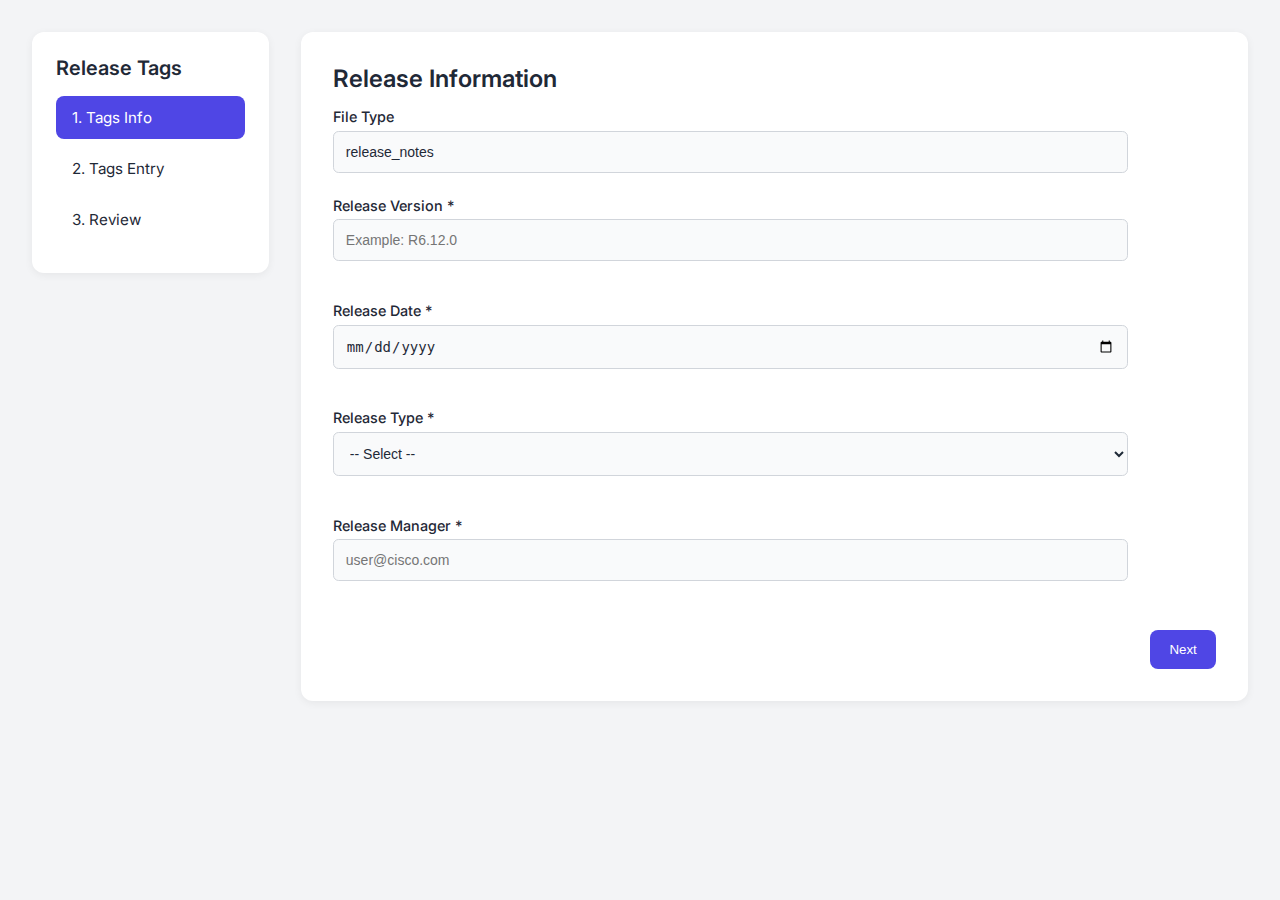
<file: release-tags.html>
<!DOCTYPE html>
<html lang="en">
<head>
<meta charset="UTF-8">
<meta name="viewport" content="width=device-width, initial-scale=1.0">
<title>Release Tags Builder</title>

<link href="https://fonts.googleapis.com/css2?family=Inter:wght@300;400;500;600&display=swap" rel="stylesheet">

<link rel="stylesheet" href="styles/main.css">

</head>
<body>

<div class="page-container">

<!-- ===========================
     SIDEBAR
=========================== -->
<div class="sidebar">
    <div class="sidebar-title">Release Tags</div>

    <ul class="step-nav" id="stepNav">
        <li data-step="1" class="active">1. Tags Info</li>
        <li data-step="2">2. Tags Entry</li>
        <li data-step="3">3. Review</li>
    </ul>
</div>

<!-- ===========================
     MAIN CONTENT
=========================== -->
<div class="wizard-content">

<!-- STEP 1 -->
<div class="step-panel active" id="step1">
    <div class="form-section-title">Release Information</div>

    <div class="form-group">
        <label class="form-label">File Type</label>
        <input type="text" class="form-input" value="release_notes" disabled >
    </div>
    
    <div class="form-group">
        <label class="form-label">Release Version *</label>
        <input id="release_version" class="form-input" placeholder="Example: R6.12.0">
        <div class="error-msg" id="release_version_error"></div>
    </div>

    <div class="form-group">
        <label class="form-label">Release Date *</label>
        <input type="date" id="release_date" class="form-input">
        <div class="error-msg" id="release_date_error"></div>
    </div>

    <div class="form-group">
        <label class="form-label">Release Type *</label>
        <select id="release_type" class="form-select">
            <option value="">-- Select --</option>
            <option>Major</option>
            <option>Minor</option>
            <option>Patch</option>
            <option>Hotfix</option>
        </select>
        <div class="error-msg" id="release_type_error"></div>
    </div>

    <div class="form-group">
        <label class="form-label">Release Manager *</label>
        <input type="email" id="release_manager" class="form-input" placeholder="user@cisco.com">
        <div class="error-msg" id="release_manager_error"></div>
    </div>
</div>

<!-- STEP 2 -->
<div class="step-panel" id="step2">

    <div class="form-section-title">Tags Entry</div>

    <div class="form-group">
        <label class="form-label">Entry Mode *</label>
        <select id="entry_mode" class="form-select">
            <option value="">-- Select --</option>
            <option value="manual">Manual Entry</option>
            <option value="file">CSV Upload</option>
        </select>
        <div class="error-msg" id="entry_mode_error"></div>
    </div>

    <!-- Manual Entry -->
    <div id="manual_container" style="display:none;">
        <div class="subsection-title">Manual Tags</div>
        <div id="tags_list"></div>
        <button class="btn-icon" id="add_tag_btn">+ Add Tag</button>
    </div>

    <!-- File Upload -->
    <div id="file_container" style="display:none;">
        <label class="form-label">Upload CSV *</label>
        <input type="file" id="csv_input" accept=".csv" class="form-input">
        <div class="error-msg" id="file_upload_error"></div>

        <!-- CSV Sample Format + Download Button -->
        <div class="csv-hint">
            <p><strong>CSV Format should be:</strong></p>
            <pre class="csv-format">namespace,jira_ref,component_name,component_tag,component_env_config
            </pre>
            <button id="downloadSampleCSV" class="btn-icon">Download Sample CSV</button>
        </div>
    </div>

</div>

<!-- STEP 3 -->
<div class="step-panel" id="step3">

    <div class="form-section-title">JSON Preview</div>
    <pre class="json-preview" id="json_output"></pre>

    <div id="validation_status_box" class="small-note">
        Please validate the JSON before downloading.
    </div>


    <div id="json_errors" style="margin-bottom:12px"></div>
    <button class="btn-primary" id="validateJsonBtn">Validate JSON</button>
    <button class="btn-primary" id="copyBtn">Copy JSON</button>
    <button class="btn-primary" id="downloadBtn">Download JSON</button>

    


</div>

<!-- Navigation Buttons -->
<div class="wizard-nav">
    <button class="btn-secondary" id="backBtn" style="visibility:hidden;">Back</button>
    <button class="btn-primary" id="nextBtn">Next</button>
</div>

</div>
</div> <!-- container end -->


<script src="scripts/shared-validator.js"></script>
<script src="scripts/release-tags-script.js"></script>

</body>
</html>
</file>
<file: styles/main.css>
/* ============================================================
   GLOBAL THEME VARIABLES
   (Applies to all 4 Release Tools)
============================================================ */
:root {
    --primary: #4f46e5;
    --primary-dark: #4338ca;

    --gray-bg: #f3f4f6;
    --gray-50: #f9fafb;
    --gray-100: #f3f4f6;
    --gray-200: #e5e7eb;
    --gray-300: #d1d5db;
    --gray-600: #4b5563;
    --gray-800: #1f2937;

    --radius-sm: 0.35rem;
    --radius-md: 0.5rem;
    --radius-lg: 0.75rem;

    --shadow-soft: 0 2px 8px rgba(0,0,0,0.06);
    --shadow-medium: 0 10px 15px -3px rgba(89, 7, 7, 0.1);
}

/* ============================================================
   BASE LAYOUT
============================================================ */
body {
    font-family: "Inter", sans-serif;
    background: var(--gray-bg);
    margin: 0;
    color: var(--gray-800);
}

.page-container,
.main-container {
    display: flex;
    justify-content: center;
    padding: 2rem;
    box-sizing: border-box;
    gap: 2rem;
}

/* Wizard primary panels */
.wizard-container,
.wizard-content {
    background: white;
    padding: 2rem;
    max-width: 60rem;
    width: 100%;
    border-radius: var(--radius-lg);
    box-shadow: var(--shadow-soft);
}

/* ============================================================
   SIDEBAR NAVIGATION
============================================================ */
.sidebar {
    width: 260px;
    background: white;
    padding: 1.5rem;
    border-radius: var(--radius-lg);
    height: fit-content;
    position: sticky;
    top: 1.5rem;
    box-shadow: var(--shadow-soft);
}

.sidebar-title {
    font-size: 1.25rem;
    font-weight: 600;
    margin-bottom: 1rem;
}

.step-nav {
    list-style: none;
    padding: 0;
    margin: 0;
}

.step-nav li {
    padding: 0.75rem 1rem;
    margin-bottom: 0.5rem;
    border-radius: var(--radius-md);
    display: flex;
    gap: 1.5rem;
    align-items: center;
    cursor: pointer;
    font-size: 0.95rem;
    transition: 0.15s;
}

.step-nav li:hover {
    background: var(--gray-100);
}

.step-nav li.active {
    background: var(--primary);
    color: white;
}

/* ============================================================
   STEP PANELS
============================================================ */
.step-panel {
    display: none;
}

.step-panel.active {
    display: block;
    animation: fadeIn 0.25s ease-out;
}

@keyframes fadeIn {
    from { opacity: 0; transform: translateY(8px); }
    to { opacity: 1; transform: translateY(0); }
}

/* ============================================================
   FORM ELEMENTS (Unified for all tools)
============================================================ */
.form-group {
    margin-bottom: 1.5rem;
}

.form-label {
    display: block;
    margin-bottom: 0.35rem;
    font-size: 0.9rem;
    font-weight: 500;
}

.form-section-title{
    font-size: x-large;
    font-weight: 600;
    margin-bottom: 15px;
}

.subsection-title{
    font-weight: 600;
    margin-bottom: 15px;
}

.form-input,
.form-select,
.form-textarea {
    width: 90%;
    padding: 0.75rem;
    border-radius: var(--radius-sm);
    border: 1px solid var(--gray-300);
    background: var(--gray-50);
    font-size: 14px;
    color: var(--gray-800);
    box-sizing: border-box;
}

.form-input{
    display: block;
}

.form-textarea {
    min-height: 90px;
    resize: vertical;
}

.form-input:focus,
.form-select:focus,
.form-textarea:focus {
    outline: none;
    border-color: var(--primary);
}

/* Error messages */
.error-msg {
    font-size: 0.8rem;
    color: #dc2626;
    margin-top: 4px;
    min-height: 1em;
}

/* ============================================================
   BUTTONS
============================================================ */
.btn {
    padding: 0.75rem 1.2rem;
    border-radius: var(--radius-md);
    border: none;
    font-weight: 500;
    cursor: pointer;
    transition: 0.15s;
}

.btn-primary {
    background: var(--primary);
    color: white;
    padding: 0.75rem 1.2rem;
    border-radius: var(--radius-md);
    border: none;
    cursor: pointer;
}

.btn-primary:hover {
    background: var(--primary-dark);
}

.btn-secondary {
    background: var(--gray-200);
    color: var(--gray-800);
    padding: 0.75rem 1.2rem;
    border-radius: var(--radius-md);
    border: none;
    cursor: pointer;
}

.add-remediation, .save-btn, .cancel-btn{
    margin:10px 2px;
}

.btn-icon {
    padding: 0.45rem 0.75rem;
    border-radius: var(--radius-md);
    background: var(--primary);
    color: white;
    border: none;
    cursor: pointer;
    display: inline-flex;
    align-items: center;
}

.btn-icon.delete,
.remove-entry {
    background: #dc2626;
}

.copy-btn {
    margin-top: 1rem;
}

/* Wizard navigation row */
.wizard-nav {
    margin-top: 2rem;
    display: flex;
    justify-content: space-between;
}

/* ============================================================
   CHIP SYSTEM (used across all tools)
============================================================ */
.chip-box {
    width: 86%;
    display: flex;
    flex-wrap: wrap;
    gap: 0.4rem;
    border: 1px dashed var(--gray-300);
    background: white;
    padding: 0.6rem;
    border-radius: var(--radius-sm);
    min-height: 40px;
}

.chip {
    background: var(--primary);
    color: white;
    padding: 4px 8px;
    border-radius: var(--radius-sm);
    display: inline-flex;
    align-items: center;
    font-size: 0.8rem;
}

.chip .close {
    margin-left: 10px;
    cursor: pointer;
    font-weight: bold;
}

/* ============================================================
   DYNAMIC ROWS (Modules, Entries, Services, Tags)
============================================================ */
.dynamic-row,
.dynamic-input-row,
.tag-row {
    display: flex;
    align-items: center;
    gap: 0.6rem;
    margin-bottom: 0.75rem;
    width: 90%;
}

.module-card,
.entry-card {
    border: 1px solid var(--gray-300);
    background: var(--gray-50);
    padding: 1rem;
    border-radius: var(--radius-md);
    margin-bottom: 1rem;
}

.module-header,
.entry-header {
    display: flex;
    justify-content: space-between;
    font-weight: 600;
    margin-bottom: 1rem;
}

.module-app-input{
    border: 1px solid var(--gray-300);
    background: var(--gray-50);
    padding: 1rem;
    display: block;
}

/* ============================================================
   JSON PREVIEW
============================================================ */
pre.json-preview {
    background: var(--gray-50);
    padding: 1rem;
    border-radius: var(--radius-md);
    border: 1px solid var(--gray-200);
    max-height: 350px;
    overflow: auto;
    font-family: monospace;
    font-size: 0.85rem;
}

/* Validation results panel */
#json_errors {
    margin-top: 1rem;
}

.valid-ok {
    color: #006400;
    margin-top: 1rem;
}

/* ============================================================
   RELEASE TAGS — CSV HINT BOX
============================================================ */
.csv-hint {
    margin-top: 1rem;
    padding: 1rem;
    background: var(--gray-50);
    border: 1px solid var(--gray-200);
    border-radius: var(--radius-md);
}

.csv-format {
    background: #f5f6fa;
    padding: 0.8rem;
    border-radius: var(--radius-sm);
    border: 1px solid var(--gray-200);
    font-family: "Courier New", monospace;
    font-size: 0.85rem;
    white-space: pre;
    overflow-x: auto;
}

/* ============================================================
   SMALL HELPERS
============================================================ */
.hidden {
    display: none !important;
}

.small-note {
    font-size: 0.85rem;
    color: var(--gray-600);
}
</file>
